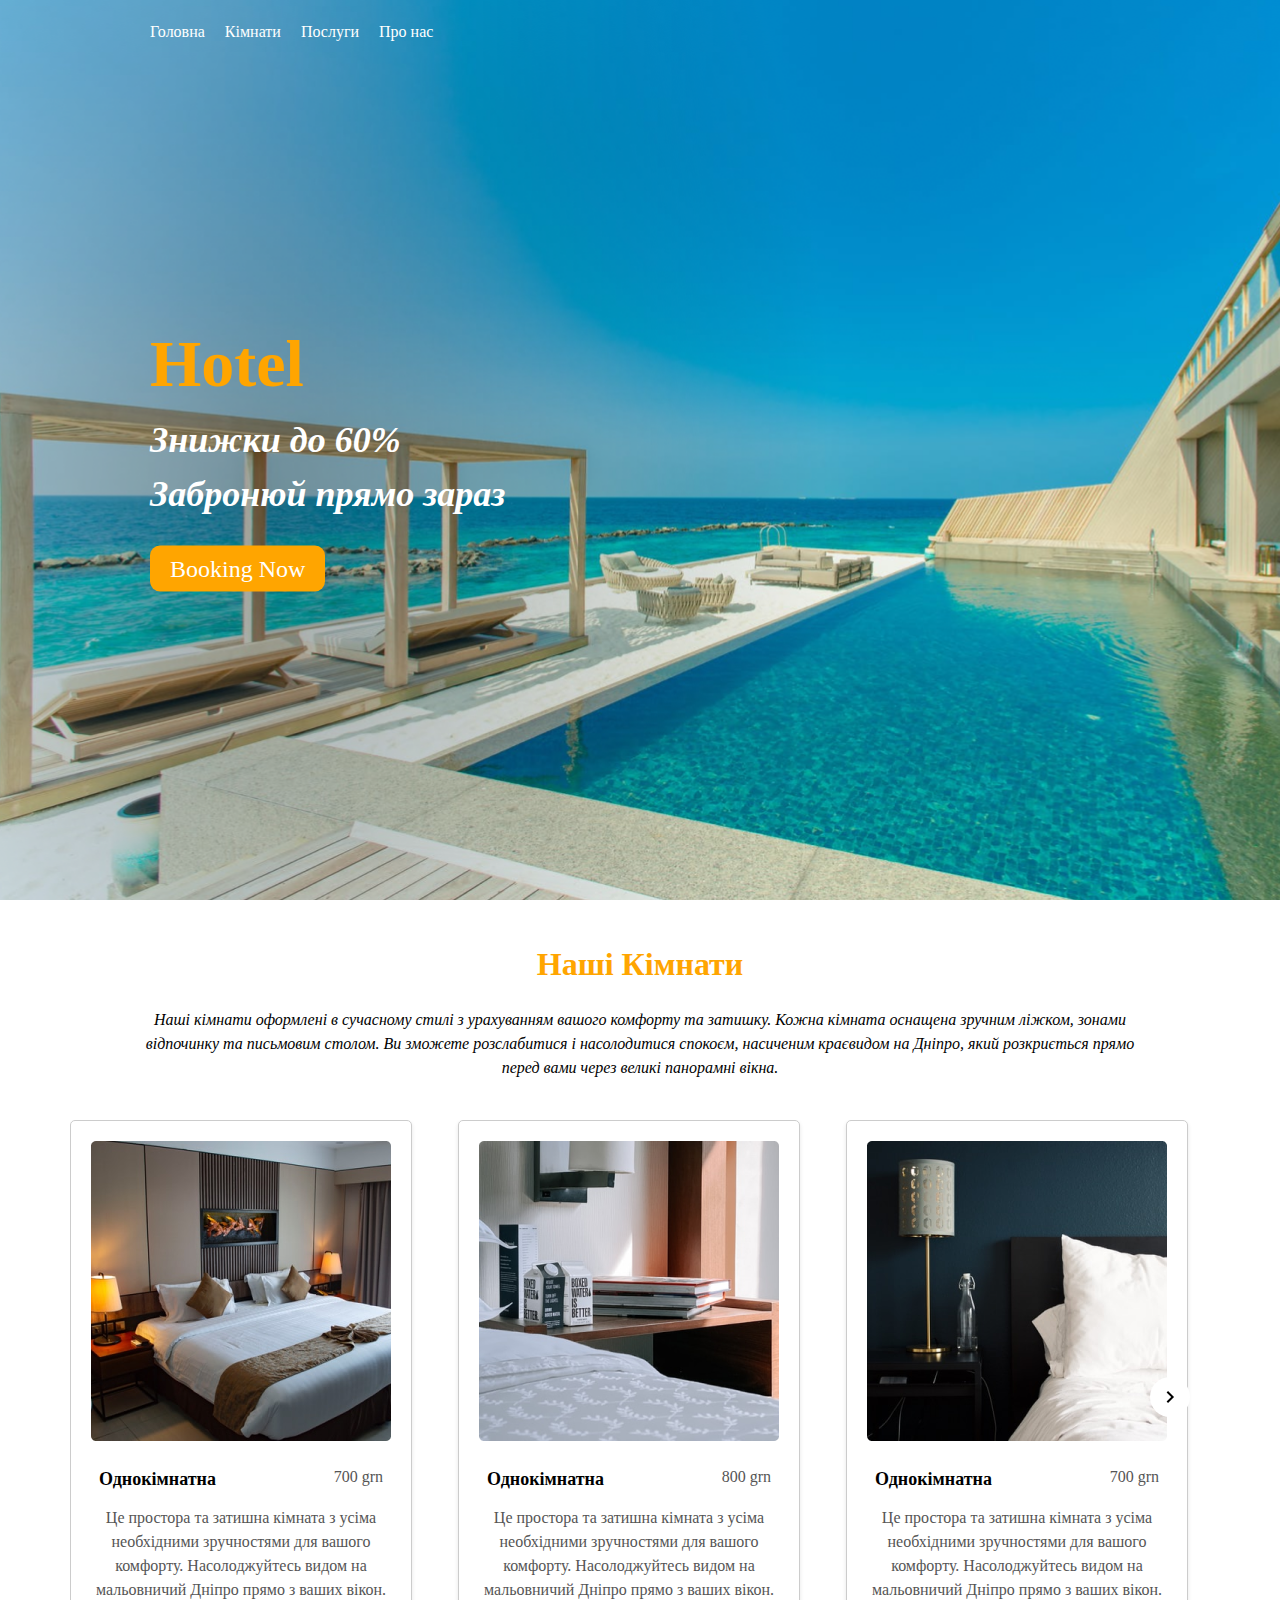
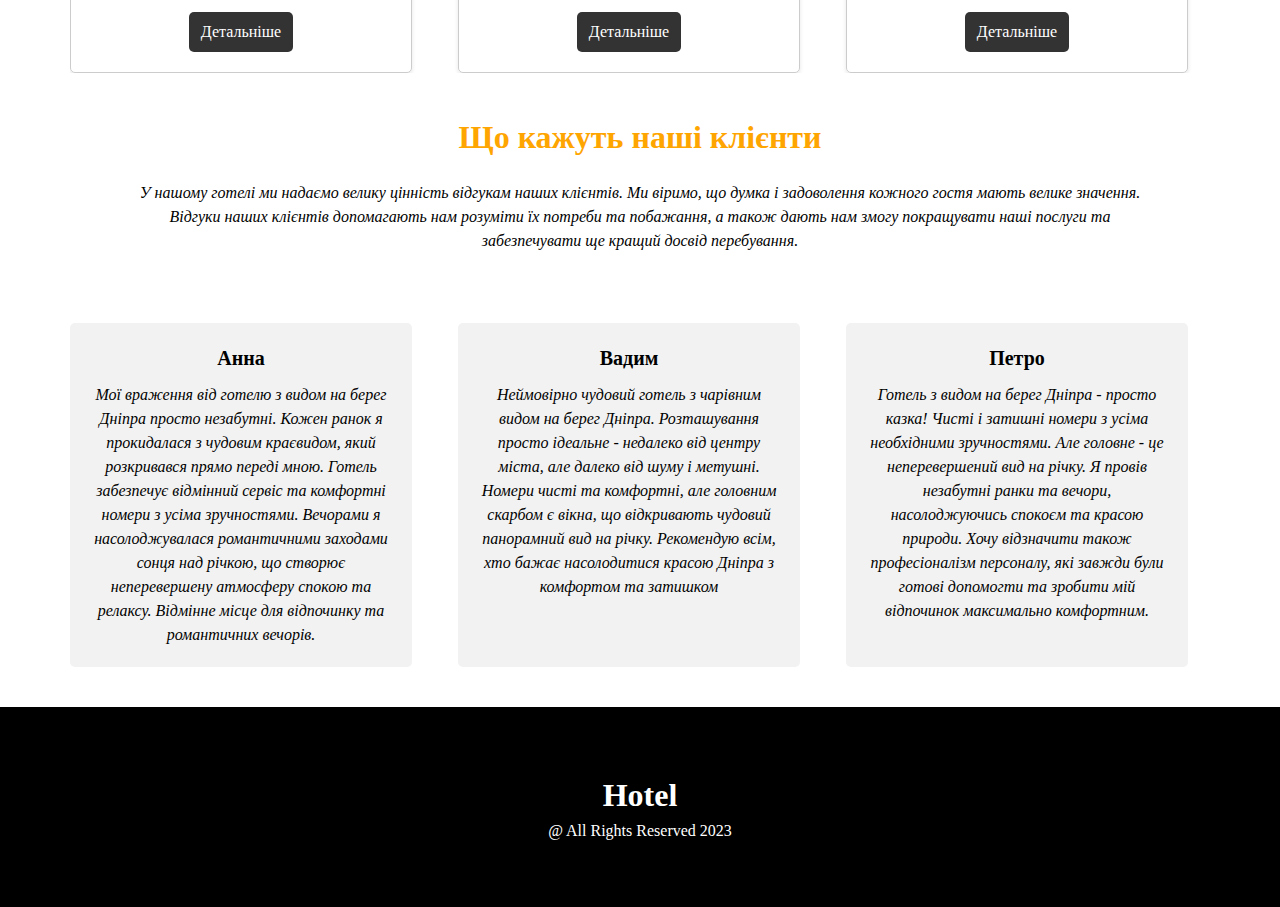
<file: index.html>
<!doctype html>
<html class="no-js" lang="">

<head>
    <meta charset="utf-8">
    <title></title>
    <link rel="stylesheet" href="css/style.css">
    <link rel="stylesheet" href="css/main.css">
    <link rel="stylesheet" href="css/slider.css">
    <link rel="stylesheet" href="css/review.css">

</head>

<body>
<!-- Add your site or application content here -->
<header class="header">
    <div class="container">
        <nav>
            <ul class="navigation__ul">
                <li><a href="index.html">Головна</a></li>
                <li><a href="rooms.html">Кімнати</a></li>
                <li><a href="services.html">Послуги</a></li>
                <li><a href="about_us.html">Про нас</a></li>
            </ul>
        </nav>
    </div>
</header>
<section class="header_image">
    <div class="header__content">
        <h1 class="main_name">Hotel</h1>
        <h2 id="sale_h2">Знижки до 60%</h2>
        <h2 id="booking_h2">Забронюй прямо зараз</h2>
        <a href="rooms.html" class="button_booking">Booking Now</a>
    </div>
</section>

<div style="display:flex; width: 1140px;  padding: 0 15px;
    margin: 0 auto;">

    <div class="head_name">
        <h1 class="title_name">Наші Кімнати</h1>
        <p class="title_description">Наші кімнати оформлені в сучасному стилі з урахуванням вашого комфорту та затишку.
            Кожна кімната оснащена зручним ліжком, зонами відпочинку та письмовим столом. Ви зможете розслабитися і
            насолодитися спокоєм, насиченим краєвидом на Дніпро, який розкриється прямо перед вами через великі
            панорамні
            вікна.</p>
    </div>
</div>
<div class="slider__container">

    <div id="wrapper">
        <div id="carousel">
            <div id="content">
                <div class="item">
                    <img src="img/rooms/room1.png" alt="Фото кімнати">
                    <div class="card__h">
                        <h3>Однокімнатна</h3>
                        <p class="price">700 grn</p>
                    </div>
                    <p>Це простора та затишна кімната з усіма необхідними зручностями для вашого комфорту.
                        Насолоджуйтесь
                        видом
                        на
                        мальовничий Дніпро прямо з ваших вікон.</p>
                    <a href="room_datail.html">Детальніше</a>
                </div>
                <div class="item">
                    <img src="img/rooms/room2.png" alt="Фото кімнати">
                    <div class="card__h">
                        <h3>Однокімнатна</h3>
                        <p class="price">800 grn</p>
                    </div>
                    <p>Це простора та затишна кімната з усіма необхідними зручностями для вашого комфорту.
                        Насолоджуйтесь
                        видом
                        на
                        мальовничий Дніпро прямо з ваших вікон.</p>
                    <a href="room_datail.html">Детальніше</a>
                </div>
                <div class="item">
                    <img src="img/rooms/room3.png" alt="Фото кімнати">
                    <div class="card__h">
                        <h3>Однокімнатна</h3>
                        <p class="price">700 grn</p>
                    </div>
                    <p>Це простора та затишна кімната з усіма необхідними зручностями для вашого комфорту.
                        Насолоджуйтесь
                        видом
                        на
                        мальовничий Дніпро прямо з ваших вікон.</p>
                    <a href="room_datail.html">Детальніше</a>
                </div>
                <div class="item">
                    <img src="img/rooms/room4.png" alt="Фото кімнати">
                    <div class="card__h">
                        <h3>Однокімнатна</h3>
                        <p class="price">700 grn</p>
                    </div>
                    <p>Це простора та затишна кімната з усіма необхідними зручностями для вашого комфорту.
                        Насолоджуйтесь
                        видом
                        на
                        мальовничий Дніпро прямо з ваших вікон.</p>
                    <a href="room_datail.html">Детальніше</a>
                </div>
                <div class="item">
                    <img src="img/rooms/room6.png" alt="Фото кімнати">
                    <div class="card__h">
                        <h3>Однокімнатна</h3>
                        <p class="price">700 grn</p>
                    </div>
                    <p>Це простора та затишна кімната з усіма необхідними зручностями для вашого комфорту.
                        Насолоджуйтесь
                        видом
                        на
                        мальовничий Дніпро прямо з ваших вікон.</p>
                    <a href="room_datail.html">Детальніше</a>
                </div>
                <div class="item">
                    <img src="img/rooms/room7.png" alt="Фото кімнати">
                    <div class="card__h">
                        <h3>Однокімнатна</h3>
                        <p class="price">700 grn</p>
                    </div>
                    <p>Це простора та затишна кімната з усіма необхідними зручностями для вашого комфорту.
                        Насолоджуйтесь
                        видом
                        на
                        мальовничий Дніпро прямо з ваших вікон.</p>
                    <a href="room_datail.html">Детальніше</a>
                </div>
                <div class="item">
                    <img src="img/rooms/room8.png" alt="Фото кімнати">
                    <div class="card__h">
                        <h3>Однокімнатна</h3>
                        <p class="price">900 grn</p>
                    </div>
                    <p>Це простора та затишна кімната з усіма необхідними зручностями для вашого комфорту.
                        Насолоджуйтесь
                        видом
                        на
                        мальовничий Дніпро прямо з ваших вікон.</p>
                    <a href="room_datail.html">Детальніше</a>
                </div>
                <div class="item">
                    <img src="img/rooms/room9.png" alt="Фото кімнати">
                    <div class="card__h">
                        <h3>Однокімнатна</h3>
                        <p class="price">700 grn</p>
                    </div>
                    <p>Це простора та затишна кімната з усіма необхідними зручностями для вашого комфорту.
                        Насолоджуйтесь
                        видом
                        на
                        мальовничий Дніпро прямо з ваших вікон.</p>
                    <a href="room_datail.html">Детальніше</a>
                </div>

            </div>
        </div>
        <button id="prev">
            <svg
                    xmlns="http://www.w3.org/2000/svg"
                    width="24"
                    height="24"
                    viewBox="0 0 24 24"
            >
                <path fill="none" d="M0 0h24v24H0V0z"/>
                <path d="M15.61 7.41L14.2 6l-6 6 6 6 1.41-1.41L11.03 12l4.58-4.59z"/>
            </svg>
        </button>
        <button id="next">
            <svg
                    xmlns="http://www.w3.org/2000/svg"
                    width="24"
                    height="24"
                    viewBox="0 0 24 24"
            >
                <path fill="none" d="M0 0h24v24H0V0z"/>
                <path d="M10.02 6L8.61 7.41 13.19 12l-4.58 4.59L10.02 18l6-6-6-6z"/>
            </svg>
        </button>
    </div>

    <div style="display:flex; width: 1140px;  padding: 0 15px;
    margin: 0 auto;">

        <div class="head_name">
            <h1 class="title_name">Що кажуть наші клієнти</h1>
            <p class="title_description">У нашому готелі ми надаємо велику цінність відгукам наших клієнтів. Ми віримо,
                що думка і задоволення кожного гостя мають велике значення. Відгуки наших клієнтів допомагають нам
                розуміти їх потреби та побажання, а також дають нам змогу покращувати наші послуги та забезпечувати ще
                кращий досвід перебування.</p>
        </div>
    </div>

    <div class="">
        <div class="customer-reviews">
            <div class="customer-review">
                <h3 class="customer-name">Анна</h3>
                <p class="customer-comment">Мої враження від готелю з видом на берег Дніпра просто незабутні. Кожен
                    ранок я прокидалася з чудовим краєвидом, який розкривався прямо переді мною. Готель забезпечує
                    відмінний сервіс та комфортні номери з усіма зручностями. Вечорами я насолоджувалася романтичними
                    заходами сонця над річкою, що створює неперевершену атмосферу спокою та релаксу. Відмінне місце для
                    відпочинку та романтичних вечорів.</p>
            </div>

            <div class="customer-review">
                <h3 class="customer-name">Вадим</h3>
                <p class="customer-comment">Неймовірно чудовий готель з чарівним видом на берег Дніпра. Розташування
                    просто ідеальне - недалеко від центру міста, але далеко від шуму і метушні. Номери чисті та
                    комфортні, але головним скарбом є вікна, що відкривають чудовий панорамний вид на річку. Рекомендую
                    всім, хто бажає насолодитися красою Дніпра з комфортом та затишком</p>
            </div>

            <div class="customer-review">
                <h3 class="customer-name">Петро</h3>
                <p class="customer-comment">Готель з видом на берег Дніпра - просто казка! Чисті і затишні номери з
                    усіма необхідними зручностями. Але головне - це неперевершений вид на річку. Я провів незабутні
                    ранки та вечори, насолоджуючись спокоєм та красою природи. Хочу відзначити також професіоналізм
                    персоналу, які завжди були готові допомогти та зробити мій відпочинок максимально комфортним.</p>
            </div>
        </div>
    </div>

</div>
<footer class="footer">
    <div class="container">
        <div class="footer__inner">
            <a href="index.html" class="logo">
                <h1>Hotel</h1>
            </a>
        </div>
        <p class="footer__rights">@ All Rights Reserved 2023</p>
    </div>
</footer>

<script src="js/main.js"></script>

</body>

</html>
</file>
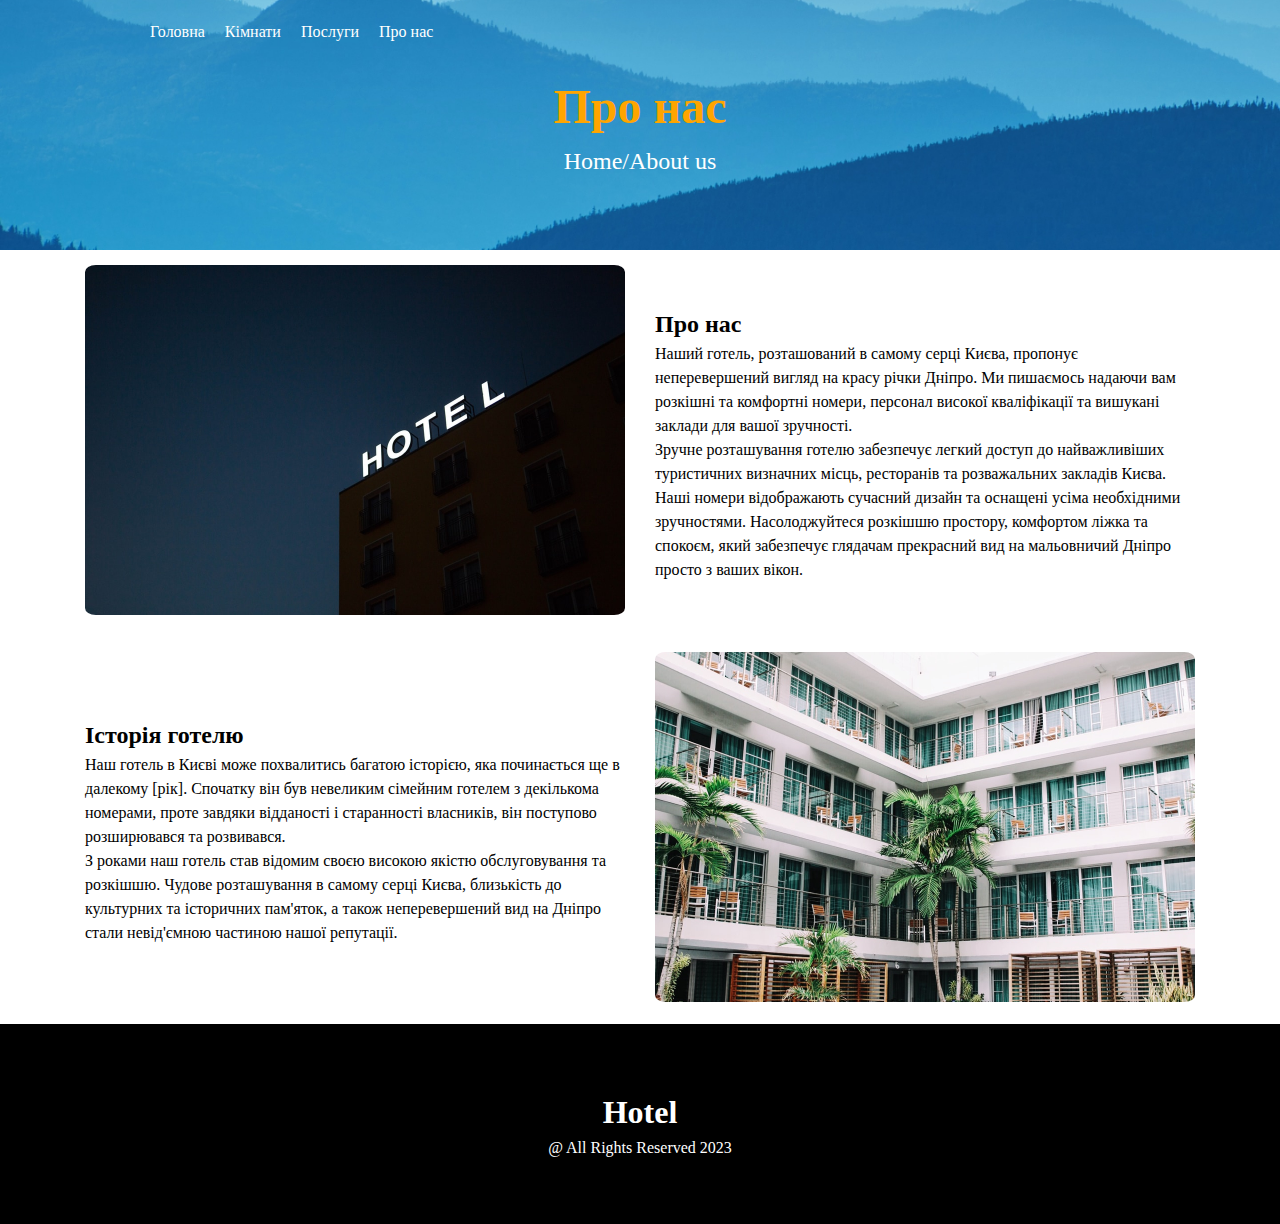
<file: about_us.html>
<!DOCTYPE html>
<html lang="en">
<head>
    <meta charset="UTF-8">
    <title>About Us</title>

    <link rel="stylesheet" href="css/about_us.css">
    <link rel="stylesheet" href="css/main.css">
    <link rel="stylesheet" href="css/style.css">

</head>
<body>
<header class="header">
    <nav>
        <ul class="navigation__ul">
            <li><a href="index.html">Головна</a></li>
            <li><a href="rooms.html">Кімнати</a></li>
            <li><a href="services.html">Послуги</a></li>
            <li><a href="about_us.html">Про нас</a></li>
        </ul>
    </nav>
</header>

<!-- Add your site or application content here -->
<section class="header__all_pages">
    <div>
        <h1 class="all_main_name">Про нас</h1>
        <p>Home/About us</p>
    </div>
</section>
<main>

    <section class="about__item">
        <div>
            <img class="image" src="img/about_us_first.png" alt="hotel">
        </div>
        <div>
            <h2>Про нас</h2>
            <p>Наший готель, розташований в самому серці Києва, пропонує неперевершений вигляд на красу річки Дніпро. Ми
                пишаємось
                надаючи вам розкішні та комфортні номери, персонал високої кваліфікації та вишукані заклади для вашої
                зручності.</p>
            <p>Зручне розташування готелю забезпечує легкий доступ до найважливіших туристичних визначних місць,
                ресторанів та
                розважальних закладів Києва. Наші номери відображають сучасний дизайн та оснащені усіма необхідними
                зручностями.
                Насолоджуйтеся розкішшю простору, комфортом ліжка та спокоєм, який забезпечує глядачам прекрасний вид на
                мальовничий
                Дніпро просто з ваших вікон.</p>
        </div>

    </section>

    <section class="about__item">
        <div>
            <h2>Історія готелю</h2>
            <p>Наш готель в Києві може похвалитись багатою історією, яка починається ще в далекому [рік]. Спочатку він
                був
                невеликим сімейним готелем з декількома номерами, проте завдяки відданості і старанності власників, він
                поступово
                розширювався та розвивався.</p>

            <p>З роками наш готель став відомим своєю високою якістю обслуговування та розкішшю. Чудове розташування в
                самому
                серці Києва, близькість до культурних та історичних пам'яток, а також неперевершений вид на Дніпро стали
                невід'ємною частиною нашої репутації.</p>
        </div>
        <div id="hotel">
            <img class="image" src="img/about_us_second.png" alt="hotel">
        </div>

    </section>
</main>


<footer class="footer">
    <div class="container">
        <div class="footer__inner">
            <a href="index.html" class="logo">
                <h1>Hotel</h1>
            </a>
        </div>
        <p class="footer__rights">@ All Rights Reserved 2023</p>
    </div>
</footer>

</body>
</html>
</file>
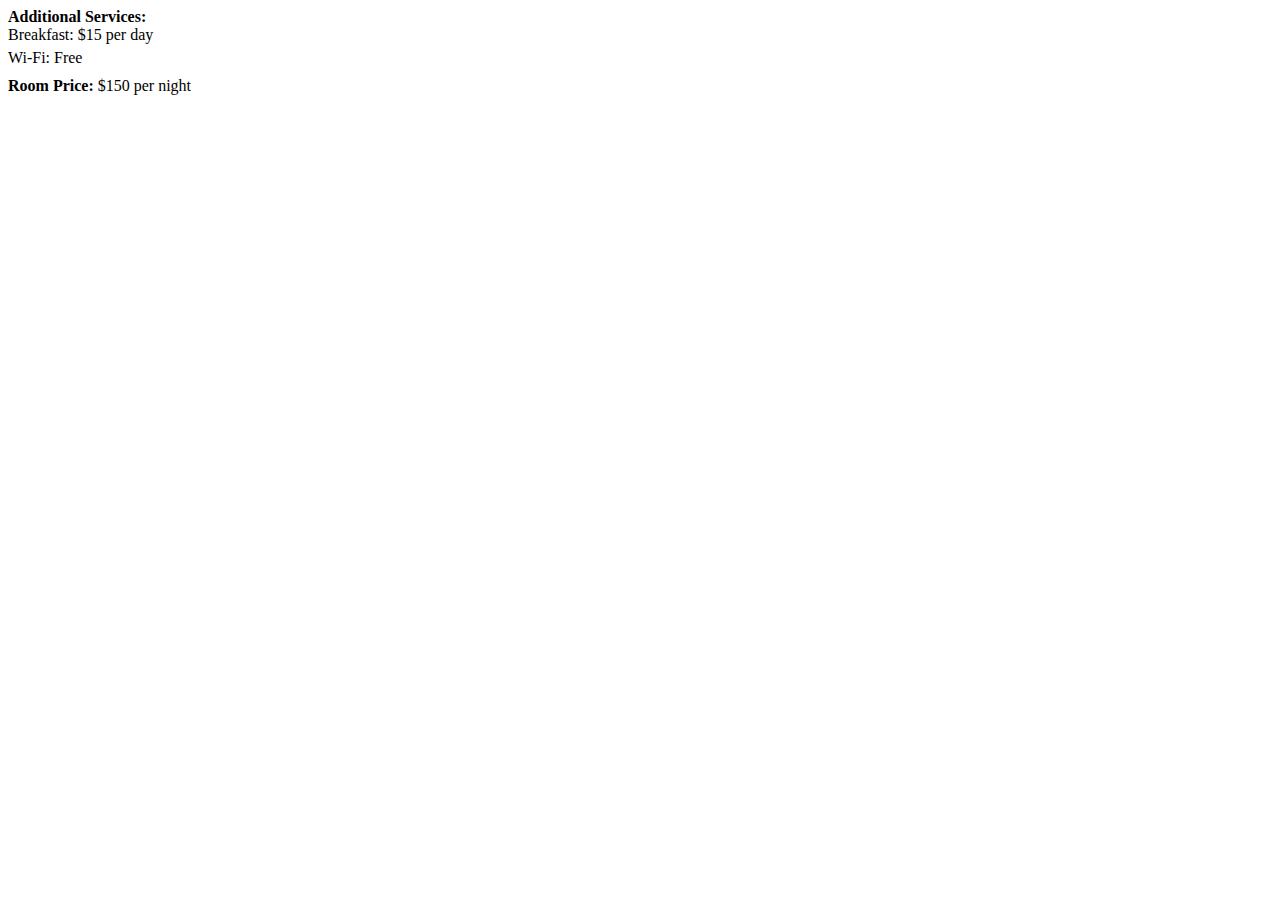
<file: main.html>
<!DOCTYPE html>
<html lang="ru">
<head>
    <meta charset="utf-8">
    <style>
        .reservation-details {
            max-width: 400px;
            margin: 0 auto;
            padding: 20px;
            background-color: #f2f2f2;
            border-radius: 5px;
        }

        .reservation-details h3 {
            text-align: center;
            margin-bottom: 20px;
        }

        .details-row {
            margin-bottom: 10px;
        }

        .label {
            font-weight: bold;
        }

        .service-list {
            padding: 0;
            margin: 0;
            list-style: none;
        }

        .service-list li {
            margin-bottom: 5px;
        }
    </style>
    <title></title>
</head>
<body>



    <div class="details-row">
        <span class="label">Additional Services:</span>
        <ul class="service-list">
            <li>Breakfast: $15 per day</li>
            <li>Wi-Fi: Free</li>
        </ul>
    </div>

    <div class="details-row">
        <span class="label">Room Price:</span>
        <span class="value">$150 per night</span>
    </div>
</div>

</body>
</html>
</file>
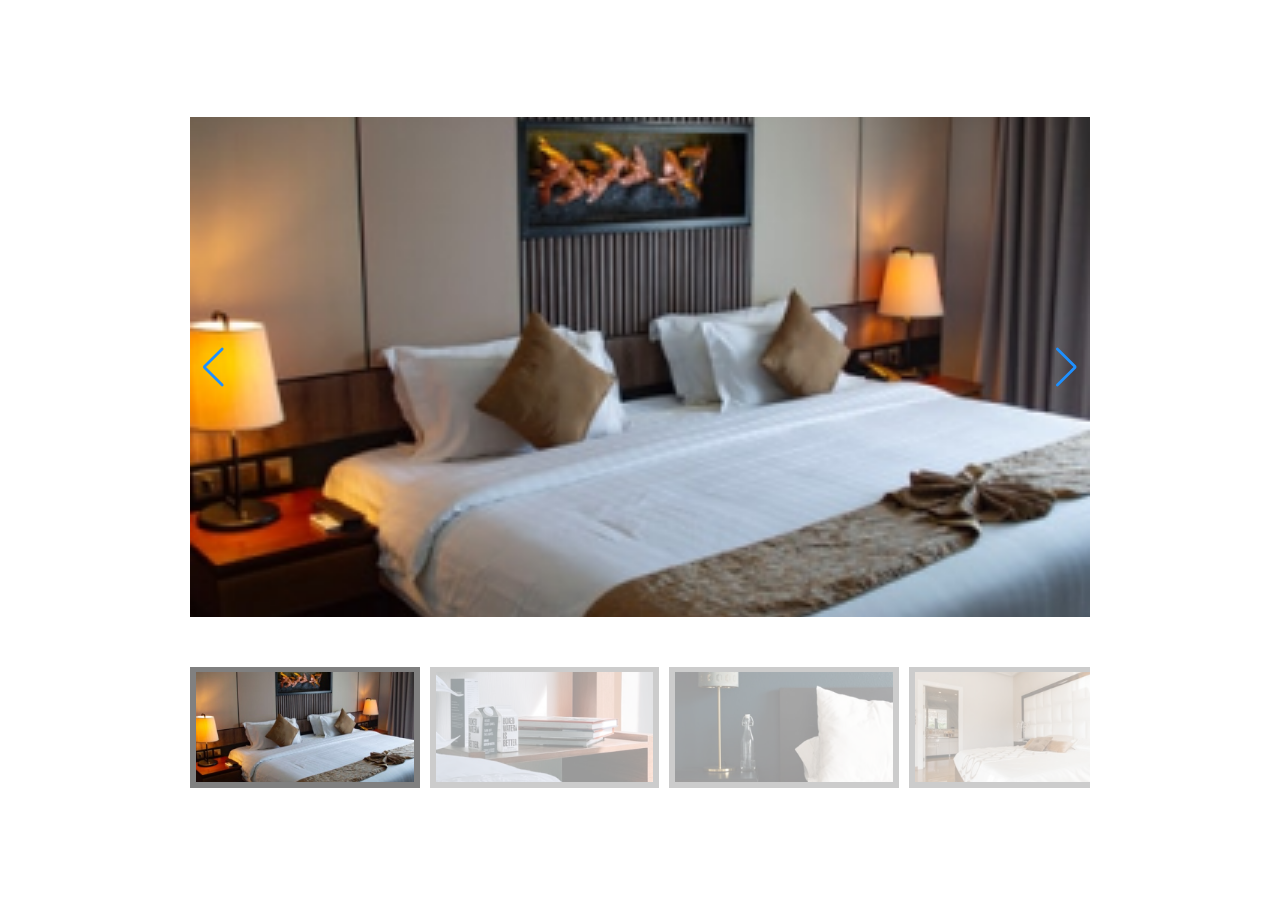
<file: main_test.html>
<!DOCTYPE html>
<html lang="en">
<head>
    <meta charset="UTF-8">
    <title>Title</title>
    <link rel="stylesheet" href="css/slider_test.css">
    <link rel="stylesheet" href="css/main.css">
    <link
            rel="stylesheet"
            href="https://cdn.jsdelivr.net/npm/swiper@9/swiper-bundle.min.css"
    />

    <script src="https://cdn.jsdelivr.net/npm/swiper@9/swiper-bundle.min.js"></script>

</head>
<body>


<section class="stock">
    <div class="container">
        <h2 class="section-title">Склад готовой продукции</h2>
        <div class="stock__slider-container">
            <div class="swiper swiper-stock-main">
                <div class="swiper-wrapper">
                    <div class="swiper-slide">
                        <img src="img/rooms/room1.png"/>
                    </div>
                    <div class="swiper-slide">
                        <img src="img/rooms/room2.png"/>
                    </div>
                    <div class="swiper-slide">
                        <img src="img/rooms/room3.png"/>
                    </div>
                    <div class="swiper-slide">
                        <img src="img/rooms/room4.png"/>
                    </div>
                    <div class="swiper-slide">
                        <img src="img/rooms/room6.png"/>
                    </div>
                    <div class="swiper-slide">
                        <img src="img/rooms/room7.png"/>
                    </div>
                    <div class="swiper-slide">
                        <img src="img/rooms/room8.png"/>
                    </div>
                </div>
                <div class="swiper-button-next"></div>
                <div class="swiper-button-prev"></div>
            </div>
        </div>
        <div thumbsSlider="" class="swiper swiper-stock-preview">
            <div class="swiper-wrapper">
                <div class="swiper-slide">
                    <img src="img/rooms/room1.png"/>
                </div>
                <div class="swiper-slide">
                    <img src="img/rooms/room2.png"/>
                </div>
                <div class="swiper-slide">
                    <img src="img/rooms/room3.png"/>
                </div>
                <div class="swiper-slide">
                    <img src="img/rooms/room4.png"/>
                </div>
                <div class="swiper-slide">
                    <img src="img/rooms/room6.png"/>
                </div>
                <div class="swiper-slide">
                    <img src="img/rooms/room7.png"/>
                </div>
                <div class="swiper-slide">
                    <img src="img/rooms/room8.png"/>
                </div>
            </div>
        </div>
    </div>
</section>

<script>
    const swiper = new Swiper(".swiper-stock-preview", {
        loop: true,
        spaceBetween: 10,
        slidesPerView: 4,
        freeMode: true,
        watchSlidesProgress: true,
    });
    const swiper2 = new Swiper(".swiper-stock-main", {
        loop: true,
        spaceBetween: 10,
        navigation: {
            nextEl: ".swiper-button-next",
            prevEl: ".swiper-button-prev",
        },
        thumbs: {
            swiper: swiper,
        },
    });
</script>
<script src="https://cdn.jsdelivr.net/npm/swiper@8/swiper-bundle.min.js"></script>

</body>
</html>
</file>
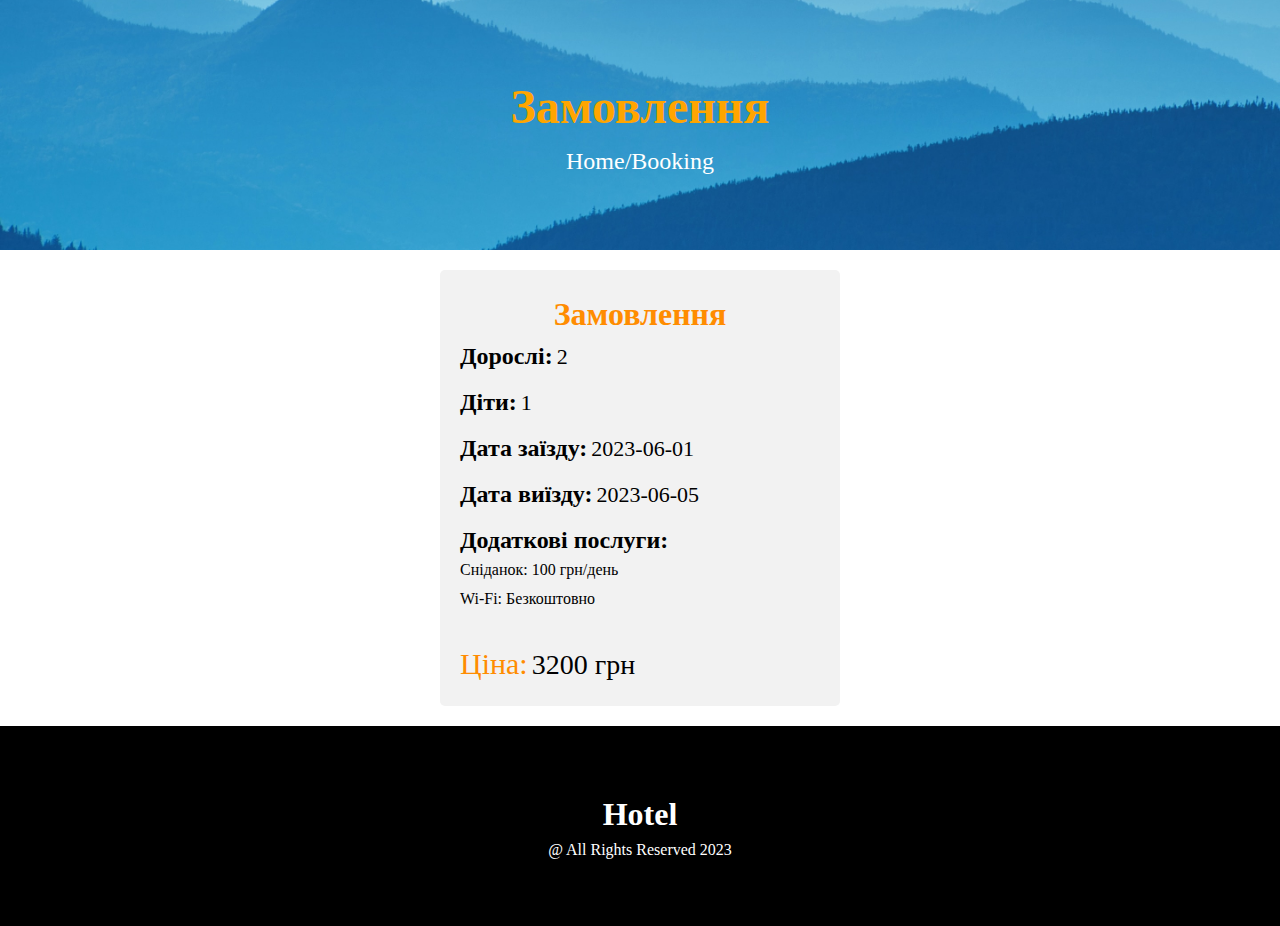
<file: reservation.html>
<!DOCTYPE html>
<html lang="en">
<head>
    <meta charset="UTF-8">
    <link rel="stylesheet" href="css/reservation.css">
    <link rel="stylesheet" href="css/main.css">
    <link rel="stylesheet" href="css/style.css">
    <title>Title</title>
</head>
<body>
<section class="header__all_pages">
    <div>
        <h1 class="all_main_name">Замовлення</h1>
        <p>Home/Booking</p>
    </div>
</section>


<div class="reservation-details">
    <h2>Замовлення</h2>

    <div class="details-row">
        <span class="label">Дорослі:</span>
        <span class="value">2</span>
    </div>

    <div class="details-row">
        <span class="label">Діти:</span>
        <span class="value">1</span>
    </div>

    <div class="details-row">
        <span class="label">Дата заїзду:</span>
        <span class="value">2023-06-01</span>
    </div>

    <div class="details-row">
        <span class="label">Дата виїзду:</span>
        <span class="value">2023-06-05</span>
    </div>


    <div class="details-row">
        <span class="label">Додаткові послуги:</span>
        <ul class="service-list">
            <li>Сніданок: 100 грн/день</li>
            <li>Wi-Fi: Безкоштовно</li>
        </ul>
    </div>

    <div class="details-row_price">
        <span class="label_price">Ціна:</span>
        <span class="value_price">3200 грн</span>
    </div>
</div>
<footer class="footer">
    <div class="container">
        <div class="footer__inner">
            <a href="index.html" class="logo">
                <h1>Hotel</h1>
            </a>
        </div>
        <p class="footer__rights">@ All Rights Reserved 2023</p>
    </div>
</footer>

</body>
</html>
</file>
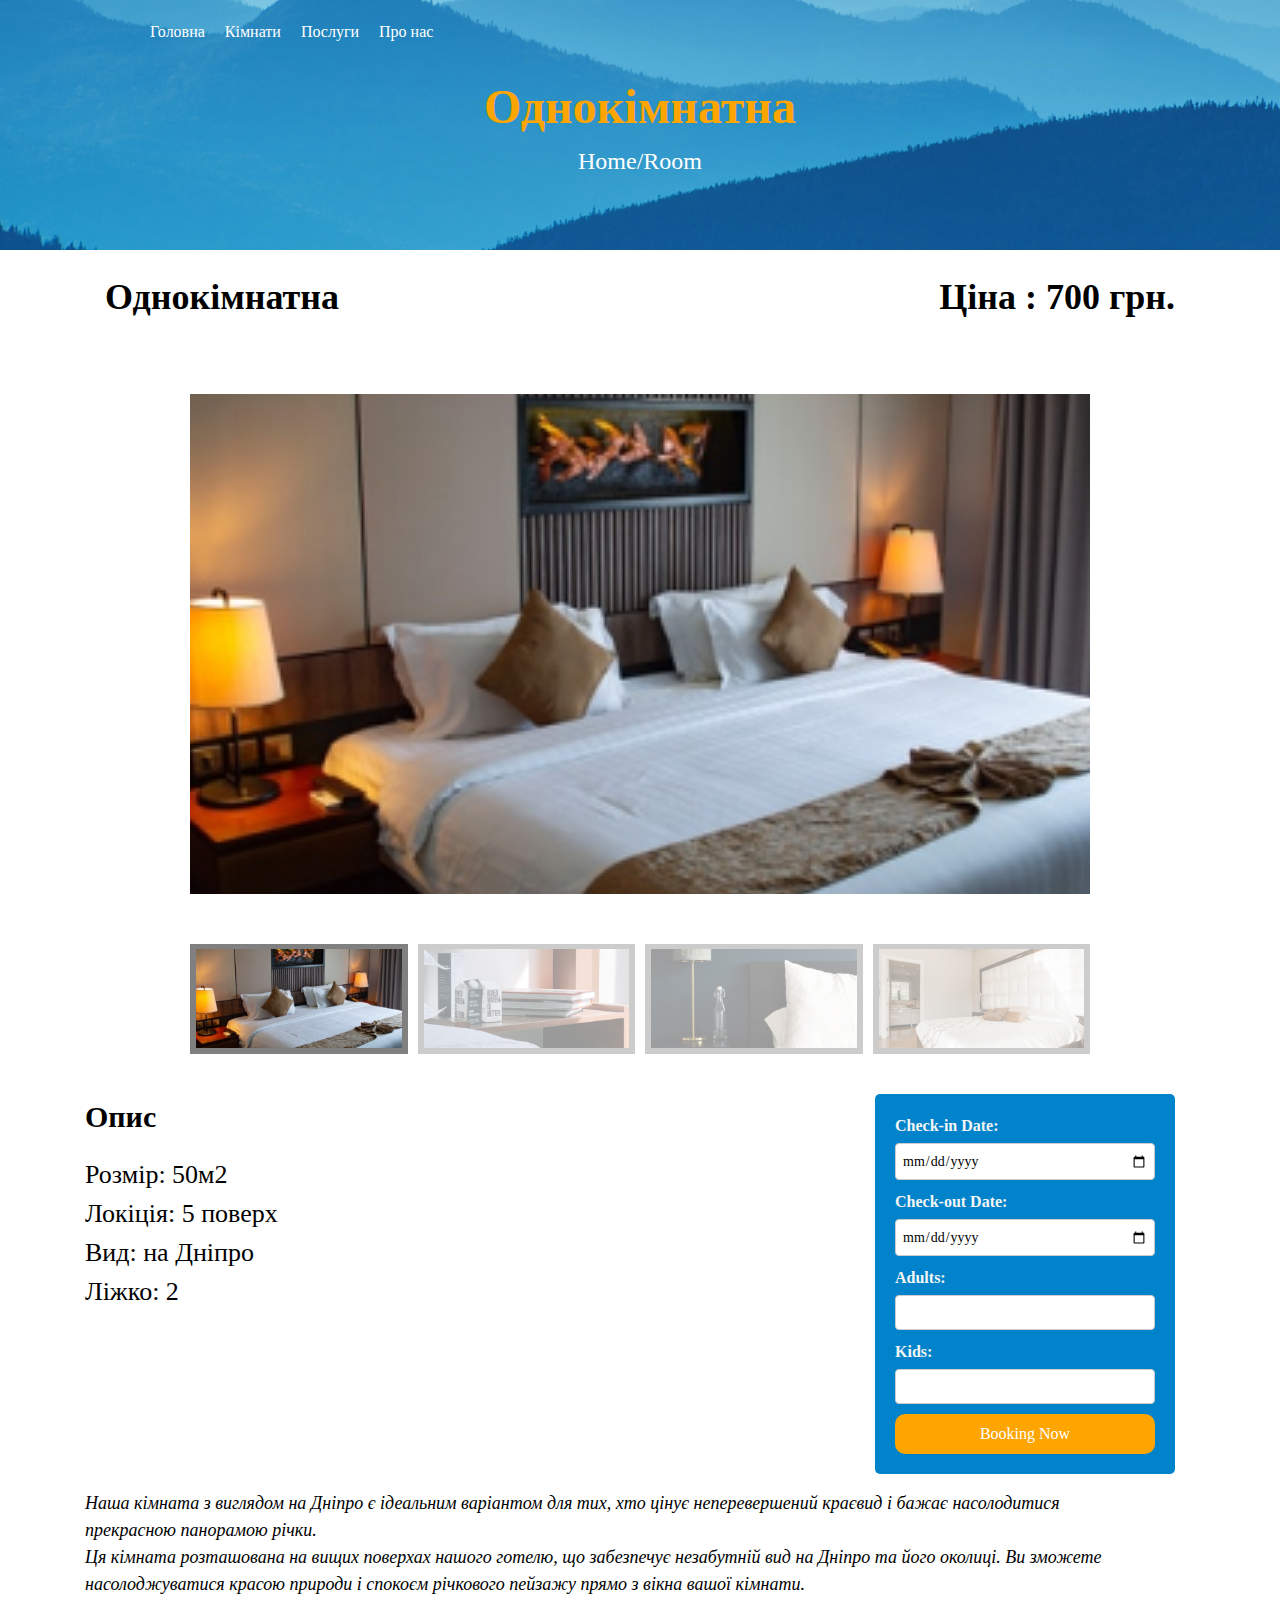
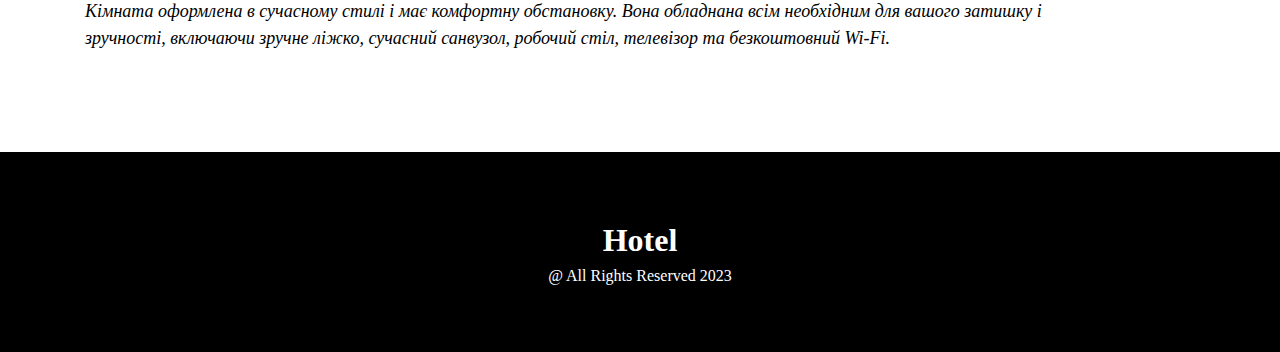
<file: room_datail.html>
<!doctype html>
<html lang="en">
<head>
    <meta charset="UTF-8">
    <meta name="viewport"
          content="width=device-width, user-scalable=no, initial-scale=1.0, maximum-scale=1.0, minimum-scale=1.0">
    <meta http-equiv="X-UA-Compatible" content="ie=edge">
    <link rel="stylesheet" href="css/style.css">
    <link rel="stylesheet" href="css/main.css">
    <link rel="stylesheet" href="css/slider_test.css">
    <link rel="stylesheet" href="css/detail_form.css">

    <link rel="stylesheet"
          href="https://cdn.jsdelivr.net/npm/swiper@9/swiper-bundle.min.css"
    />

    <script src="https://cdn.jsdelivr.net/npm/swiper@9/swiper-bundle.min.js"></script>

    <title>Detail</title>
</head>
<body>
<header class="header">
    <nav>
        <ul class="navigation__ul">
            <li><a href="index.html">Головна</a></li>
            <li><a href="rooms.html">Кімнати</a></li>
            <li><a href="services.html">Послуги</a></li>
            <li><a href="about_us.html">Про нас</a></li>
        </ul>
    </nav>
</header>

<!-- Add your site or application content here -->
<section class="header__all_pages">
    <div>
        <h1 class="all_main_name">Однокімнатна</h1>
        <p>Home/Room</p>
    </div>
</section>
<div class="m_container">
    <div class="header__title">
        <h3>Однокімнатна</h3>
        <h3>Ціна : 700 грн.</h3>
    </div>

</div>


<section class="stock">
    <div class="container">
        <div class="stock__slider-container">
            <div class="swiper swiper-stock-main">
                <div class="swiper-wrapper">
                    <div class="swiper-slide">
                        <img src="img/rooms/room1.png"/>
                    </div>
                    <div class="swiper-slide">
                        <img src="img/rooms/room2.png"/>
                    </div>
                    <div class="swiper-slide">
                        <img src="img/rooms/room3.png"/>
                    </div>
                    <div class="swiper-slide">
                        <img src="img/rooms/room4.png"/>
                    </div>
                    <div class="swiper-slide">
                        <img src="img/rooms/room6.png"/>
                    </div>
                    <div class="swiper-slide">
                        <img src="img/rooms/room7.png"/>
                    </div>
                    <div class="swiper-slide">
                        <img src="img/rooms/room8.png"/>
                    </div>
                </div>
                <div class="swiper-button-next"></div>
                <div class="swiper-button-prev"></div>
            </div>
        </div>
        <div thumbsSlider="" class="swiper swiper-stock-preview">
            <div class="swiper-wrapper">
                <div class="swiper-slide">
                    <img src="img/rooms/room1.png"/>
                </div>
                <div class="swiper-slide">
                    <img src="img/rooms/room2.png"/>
                </div>
                <div class="swiper-slide">
                    <img src="img/rooms/room3.png"/>
                </div>
                <div class="swiper-slide">
                    <img src="img/rooms/room4.png"/>
                </div>
                <div class="swiper-slide">
                    <img src="img/rooms/room6.png"/>
                </div>
                <div class="swiper-slide">
                    <img src="img/rooms/room7.png"/>
                </div>
                <div class="swiper-slide">
                    <img src="img/rooms/room8.png"/>
                </div>
            </div>
        </div>
    </div>
</section>

<section class="m_container">
    <div class="main_container">
        <div>
            <h4>Опис</h4>
            <p class="h5">Розмір: 50м2</p>
            <p class="h5">Локіція: 5 поверх</p>
            <p class="h5">Вид: на Дніпро</p>
            <p class="h5">Ліжко: 2</p>
        </div>
        <div class="form-container">
            <form>
                <div class="form-group">
                    <label for="check-in-date">Check-in Date:</label>
                    <input type="date" id="check-in-date" name="check-in-date" required>
                </div>

                <div class="form-group">
                    <label for="check-out-date">Check-out Date:</label>
                    <input type="date" id="check-out-date" name="check-out-date" required>
                </div>

                <div class="form-group">
                    <label for="adults">Adults:</label>
                    <input type="number" id="adults" name="adults" min="1" required>
                </div>

                <div class="form-group">
                    <label for="kids">Kids:</label>
                    <input type="number" id="kids" name="kids" min="0" required>
                </div>

                <a href="reservation.html" class="button_booking__input">Booking Now</a>
            </form>
        </div>

    </div>
    <p class="description">Наша кімната з виглядом на Дніпро є ідеальним варіантом для тих, хто цінує неперевершений
        краєвид і бажає насолодитися прекрасною панорамою річки.<br>

        Ця кімната розташована на вищих поверхах нашого готелю, що забезпечує незабутній вид на Дніпро та його околиці.
        Ви зможете насолоджуватися красою природи і спокоєм річкового пейзажу прямо з вікна вашої кімнати.<br>

        Кімната оформлена в сучасному стилі і має комфортну обстановку. Вона обладнана всім необхідним для вашого
        затишку і зручності, включаючи зручне ліжко, сучасний санвузол, робочий стіл, телевізор та безкоштовний
        Wi-Fi.</p>
</section>
<footer class="footer">
    <div class="container">
        <div class="footer__inner">
            <a href="index.html" class="logo">
                <h1>Hotel</h1>
            </a>
        </div>
        <p class="footer__rights">@ All Rights Reserved 2023</p>
    </div>
</footer>

<script>
    const swiper = new Swiper(".swiper-stock-preview", {
        loop: true,
        spaceBetween: 10,
        slidesPerView: 4,
        freeMode: true,
        watchSlidesProgress: true,
    });
    const swiper2 = new Swiper(".swiper-stock-main", {
        loop: true,
        spaceBetween: 10,
        navigation: {
            nextEl: ".swiper-button-next",
            prevEl: ".swiper-button-prev",
        },
        thumbs: {
            swiper: swiper,
        },
    });
</script>

</body>
</html>
</file>
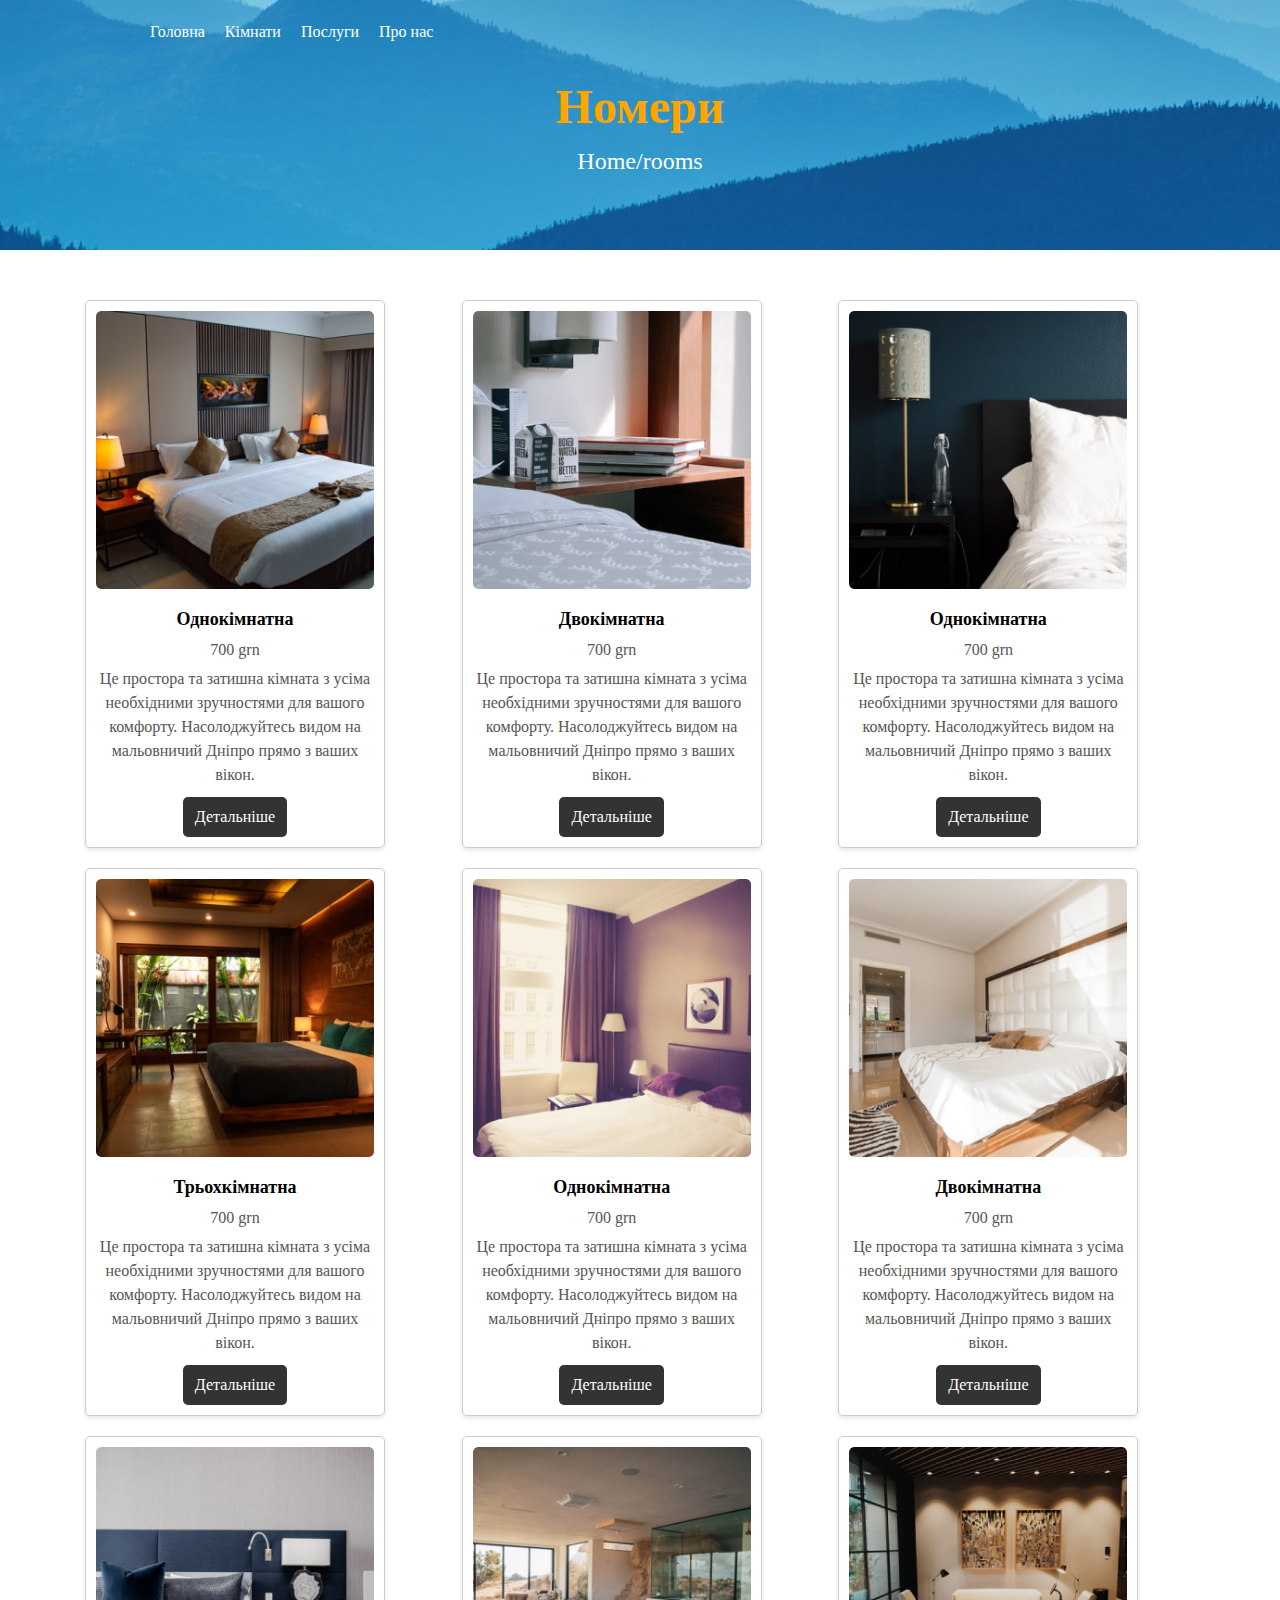
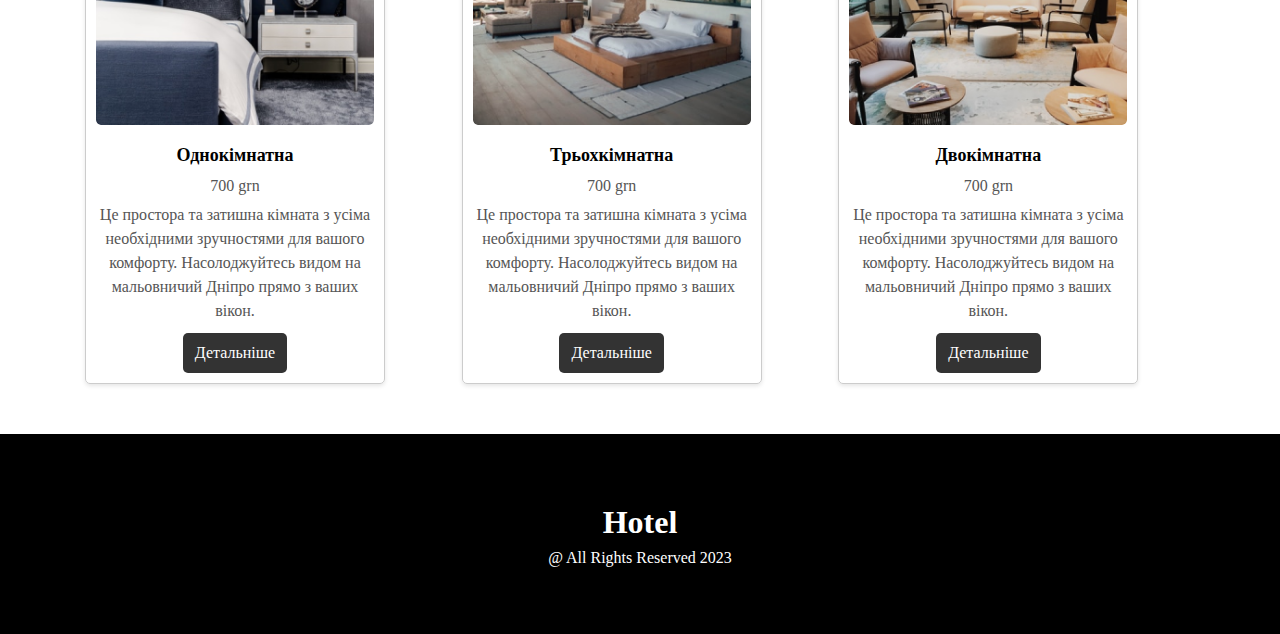
<file: rooms.html>
<!DOCTYPE html>
<html lang="en">
<head>
    <meta charset="UTF-8">
    <link rel="stylesheet" href="css/cards_item.css">
    <link rel="stylesheet" href="css/rooms.css">
    <link rel="stylesheet" href="css/main.css">
    <link rel="stylesheet" href="css/style.css">

    <title>Rooms</title>
</head>
<body>

<!-- Add your site or application content here -->
<section class="header__all_pages">
    <div>
        <h1 class="all_main_name">Номери</h1>
        <p>Home/rooms</p>
    </div>
</section>

<header class="header">
    <nav>
        <ul class="navigation__ul">
            <li><a href="index.html">Головна</a></li>
            <li><a href="rooms.html">Кімнати</a></li>
            <li><a href="services.html">Послуги</a></li>
            <li><a href="about_us.html">Про нас</a></li>
        </ul>
    </nav>
</header>
<main>
    <ul class="room-grid">
        <li class="room-card">
            <img src="img/rooms/room1.png" alt="Фото кімнати">
            <div class="card__h">
                <h3>Однокімнатна</h3>
                <p class="price">700 grn</p>
            </div>
            <p>Це простора та затишна кімната з усіма необхідними зручностями для вашого комфорту. Насолоджуйтесь видом
                на
                мальовничий Дніпро прямо з ваших вікон.</p>
            <a href="room_datail.html">Детальніше</a>
        </li>
        <li class="room-card">
            <img src="img/rooms/room2.png" alt="Фото кімнати">
            <div class="card__h">
                <h3>Двокімнатна</h3>
                <p class="price">700 grn</p>
            </div>
            <p>Це простора та затишна кімната з усіма необхідними зручностями для вашого комфорту. Насолоджуйтесь видом
                на
                мальовничий Дніпро прямо з ваших вікон.</p>
            <a href="room_datail.html">Детальніше</a>
        </li>
        <li class="room-card">
            <img src="img/rooms/room3.png" alt="Фото кімнати">
            <div class="card__h">
                <h3>Однокімнатна</h3>
                <p class="price">700 grn</p>
            </div>
            <p>Це простора та затишна кімната з усіма необхідними зручностями для вашого комфорту. Насолоджуйтесь видом
                на
                мальовничий Дніпро прямо з ваших вікон.</p>
            <a href="room_datail.html">Детальніше</a>
        </li>
        <li class="room-card">
            <img src="img/rooms/rooms5.png" alt="Фото кімнати">
            <div class="card__h">
                <h3>Трьохкімнатна</h3>
                <p class="price">700 grn</p>
            </div>
            <p>Це простора та затишна кімната з усіма необхідними зручностями для вашого комфорту. Насолоджуйтесь видом
                на
                мальовничий Дніпро прямо з ваших вікон.</p>
            <a href="room_datail.html">Детальніше</a>
        </li>
        <li class="room-card">
            <img src="img/rooms/room6.png" alt="Фото кімнати">
            <div class="card__h">
                <h3>Однокімнатна</h3>
                <p class="price">700 grn</p>
            </div>
            <p>Це простора та затишна кімната з усіма необхідними зручностями для вашого комфорту. Насолоджуйтесь видом
                на
                мальовничий Дніпро прямо з ваших вікон.</p>
            <a href="room_datail.html">Детальніше</a>
        </li>
        <li class="room-card">
            <img src="img/rooms/room4.png" alt="Фото кімнати">
            <div class="card__h">
                <h3>Двокімнатна</h3>
                <p class="price">700 grn</p>
            </div>
            <p>Це простора та затишна кімната з усіма необхідними зручностями для вашого комфорту. Насолоджуйтесь видом
                на
                мальовничий Дніпро прямо з ваших вікон.</p>
            <a href="room_datail.html">Детальніше</a>
        </li>
        <li class="room-card">
            <img src="img/rooms/room7.png" alt="Фото кімнати">
            <div class="card__h">
                <h3>Однокімнатна</h3>
                <p class="price">700 grn</p>
            </div>
            <p>Це простора та затишна кімната з усіма необхідними зручностями для вашого комфорту. Насолоджуйтесь видом
                на
                мальовничий Дніпро прямо з ваших вікон.</p>
            <a href="room_datail.html">Детальніше</a>
        </li>
        <li class="room-card">
            <img src="img/rooms/room8.png" alt="Фото кімнати">
            <div class="card__h">
                <h3>Трьохкімнатна</h3>
                <p class="price">700 grn</p>
            </div>
            <p>Це простора та затишна кімната з усіма необхідними зручностями для вашого комфорту. Насолоджуйтесь видом
                на
                мальовничий Дніпро прямо з ваших вікон.</p>
            <a href="room_datail.html">Детальніше</a>
        </li>
        <li class="room-card">
            <img src="img/rooms/room9.png" alt="Фото кімнати">
            <div class="card__h">
                <h3>Двокімнатна</h3>
                <p class="price">700 grn</p>
            </div>
            <p>Це простора та затишна кімната з усіма необхідними зручностями для вашого комфорту. Насолоджуйтесь видом
                на
                мальовничий Дніпро прямо з ваших вікон.</p>
            <a href="room_datail.html">Детальніше</a>
        </li>
    </ul>
</main>
<footer class="footer">
    <div class="container">
        <div class="footer__inner">
            <a href="index.html" class="logo">
                <h1>Hotel</h1>
            </a>
        </div>
        <p class="footer__rights">@ All Rights Reserved 2023</p>
    </div>
</footer>

</body>
</html>
</file>
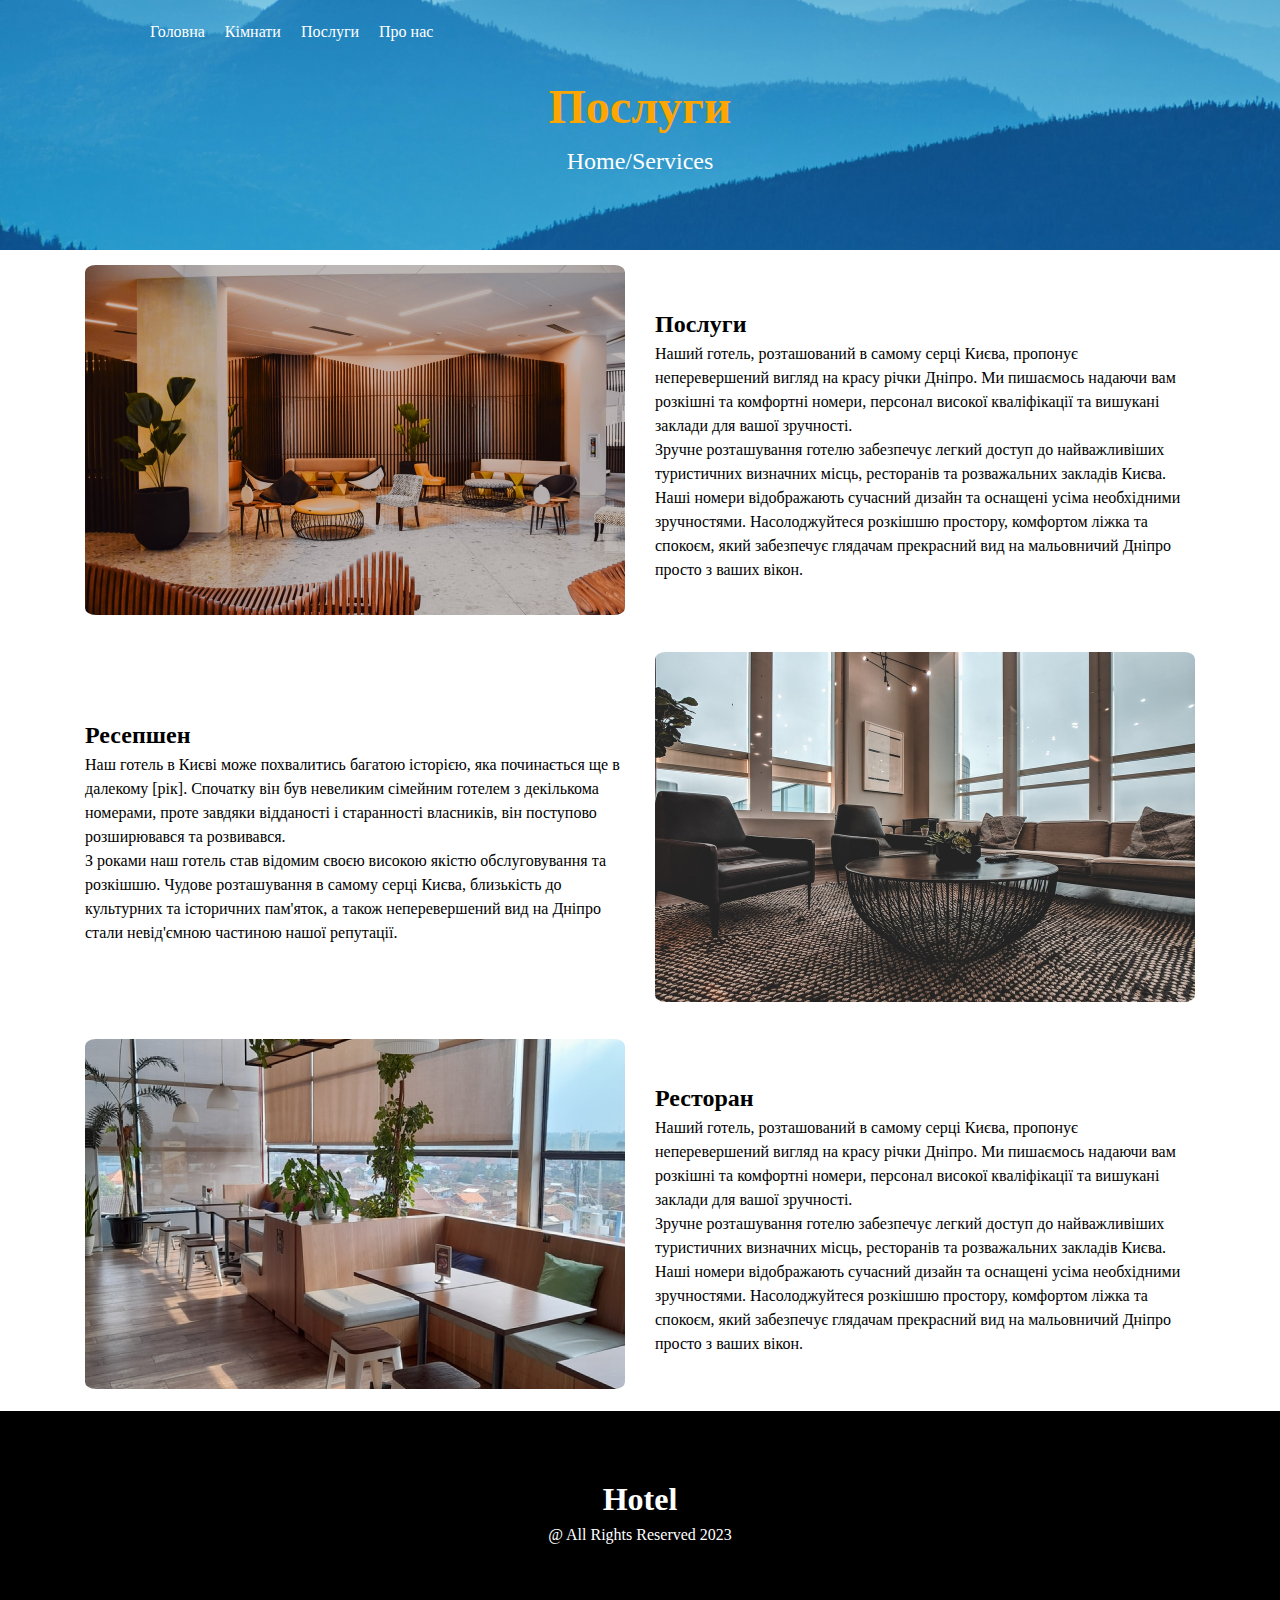
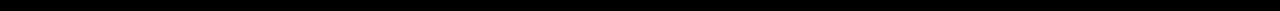
<file: services.html>
<!DOCTYPE html>
<html lang="en">
<head>
    <meta charset="UTF-8">
    <link rel="stylesheet" href="css/main.css">
    <link rel="stylesheet" href="css/service.css">
    <link rel="stylesheet" href="css/style.css">
    <title>Послуги</title>
</head>
<body>

<!-- Add your site or application content here -->
<header class="header">
    <nav>
        <ul class="navigation__ul">
            <li><a href="index.html">Головна</a></li>
            <li><a href="rooms.html">Кімнати</a></li>
            <li><a href="services.html">Послуги</a></li>
            <li><a href="about_us.html">Про нас</a></li>
        </ul>
    </nav>
</header>

<!-- Add your site or application content here -->
<section class="header__all_pages">
    <div>
        <h1 class="all_main_name">Послуги</h1>
        <p>Home/Services</p>
    </div>
</section>
<main>
    <section class="service__item">
        <div>
            <img class="image" src="img/services_img.png" alt="service">
        </div>
        <div>
            <h2>Послуги</h2>
            <p>Наший готель, розташований в самому серці Києва, пропонує неперевершений вигляд на красу річки Дніпро. Ми
                пишаємось
                надаючи вам розкішні та комфортні номери, персонал високої кваліфікації та вишукані заклади для вашої
                зручності.</p>
            <p>Зручне розташування готелю забезпечує легкий доступ до найважливіших туристичних визначних місць,
                ресторанів та
                розважальних закладів Києва. Наші номери відображають сучасний дизайн та оснащені усіма необхідними
                зручностями.
                Насолоджуйтеся розкішшю простору, комфортом ліжка та спокоєм, який забезпечує глядачам прекрасний вид на
                мальовничий
                Дніпро просто з ваших вікон.</p>
        </div>

    </section>

    <section class="service__item">
        <div>
            <h2>Ресепшен</h2>
            <p>Наш готель в Києві може похвалитись багатою історією, яка починається ще в далекому [рік]. Спочатку він
                був
                невеликим сімейним готелем з декількома номерами, проте завдяки відданості і старанності власників, він
                поступово
                розширювався та розвивався.</p>

            <p>З роками наш готель став відомим своєю високою якістю обслуговування та розкішшю. Чудове розташування в
                самому
                серці Києва, близькість до культурних та історичних пам'яток, а також неперевершений вид на Дніпро стали
                невід'ємною частиною нашої репутації.</p>
        </div>
        <div id="hotel">
            <img class="image" src="img/reception_img.png" alt="reception">
        </div>

    </section>
    <section class="service__item">
        <div>
            <img class="image" src="img/restaurant_img.png" alt="restaurant">
        </div>
        <div>
            <h2>Ресторан</h2>
            <p>Наший готель, розташований в самому серці Києва, пропонує неперевершений вигляд на красу річки Дніпро. Ми
                пишаємось
                надаючи вам розкішні та комфортні номери, персонал високої кваліфікації та вишукані заклади для вашої
                зручності.</p>
            <p>Зручне розташування готелю забезпечує легкий доступ до найважливіших туристичних визначних місць,
                ресторанів та
                розважальних закладів Києва. Наші номери відображають сучасний дизайн та оснащені усіма необхідними
                зручностями.
                Насолоджуйтеся розкішшю простору, комфортом ліжка та спокоєм, який забезпечує глядачам прекрасний вид на
                мальовничий
                Дніпро просто з ваших вікон.</p>
        </div>

    </section>
</main>
<footer class="footer">
    <div class="container">
        <div class="footer__inner">
            <a href="index.html" class="logo">
                <h1>Hotel</h1>
            </a>
        </div>
        <p class="footer__rights">@ All Rights Reserved 2023</p>
    </div>
</footer>

</body>
</html>
</file>
<file: css/style.css>
/* Указываем box sizing */
*,
*::before,
*::after {
    box-sizing: border-box;
}

/* Убираем внутренние отступы */
ul[class],
ol[class] {
    padding: 0;
}

/* Убираем внешние отступы */
body,
h1,
h2,
h3,
h4,
p,
ul[class],
ol[class],
li,
figure,
figcaption,
blockquote,
dl,
dd {
    margin: 0;
}

/* Выставляем основные настройки по-умолчанию для body */
body {
    min-height: 100vh;
    scroll-behavior: smooth;
    text-rendering: optimizeSpeed;
    line-height: 1.5;
}

/* Удаляем стандартную стилизацию для всех ul и il, у которых есть атрибут class*/
ul[class],
ol[class] {
    list-style: none;
}

/* Элементы a, у которых нет класса, сбрасываем до дефолтных стилей */
a:not([class]) {
    text-decoration-skip-ink: auto;
}

/* Упрощаем работу с изображениями */

/* Указываем понятную периодичность в потоке данных у article*/
article > * + * {
    margin-top: 1em;
}

/* Наследуем шрифты для инпутов и кнопок */
input,
button,
textarea,
select {
    font: inherit;
}

a {
    text-decoration: none;
    color: inherit;
}
</file>
<file: css/main.css>
.header_image {
    position: relative;
    width: 100%;
    height: 100vh;
    background-image: url("../img/background_main_image.png");
    background-size: cover;
    background-repeat: no-repeat;
    background-position: center;
    display: flex;
    justify-content: center;
    align-items: flex-start;
    text-align: left;
    color: white;
    font-size: 24px;
}

.header__content {
    position: absolute;
    left: 150px;
    top: 50%;
    transform: translateY(-50%);
}

.header__all_pages {
    width: 100%;
    height: 250px;
    display: flex;
    justify-content: center;
    align-items: center;
    background-image: url("../img/background_all.png");
    background-size: cover;
    background-repeat: no-repeat;
    background-position: center;
    text-align: center;
    color: white;
    font-size: 24px;
}

.header {
    position: absolute;
    width: 100%;
    left: 0;
    top: 0;
    z-index: 30;
    padding-top: 20px;
    padding-left: 150px;
}

.navigation__ul {
    display: flex;
    align-items: center;
    color: white;
}

main {
    max-width: 1140px;
    padding: 0 15px;
    margin: 0 auto;
}

.navigation__ul li:not(:last-child) {
    margin-right: 20px;
}

.footer {
    width: 100%;
    display: flex;
    height: 200px;
    background-color: black;
    text-align: center;
    justify-content: center;
    align-items: center;
}

.container {
    color: white;
}


.main_name{
    color: orange;
    font-size: 66px;
}

.all_main_name{
    color: orange;
}

#sale_h2{
    font-style: italic;
}

#booking_h2{
    margin-bottom: 30px;
    font-style: italic;
}

.button_booking {
    background-color: orange;
    color: white;
    padding: 10px 20px;
    border-radius: 10px;
    text-decoration: none;
}

/* Hover effect for the button */
.button_booking:hover {
    background-color: darkorange;
}
</file>
<file: css/slider.css>
.slider__container {
  margin: 0;
  display: flex;
  justify-content: center;
  align-items: center;
  flex-direction: column;
}

#wrapper {
  width: 100%;
  max-width: 1140px;
  position: relative;
}

#carousel {
  overflow: auto;
  scroll-behavior: smooth;
  scrollbar-width: none;
}

#carousel::-webkit-scrollbar {
  height: 0;
}

#prev,
#next {
  display: flex;
  justify-content: center;
  align-content: center;
  background: white;
  border: none;
  padding: 8px;
  border-radius: 50%;
  outline: 0;
  cursor: pointer;
  position: absolute;
}

#prev {
  top: 50%;
  left: 0;
  transform: translate(50%, -50%);
  display: none;
}

#next {
  top: 50%;
  right: 0;
  transform: translate(-50%, -50%);
}

#content {
  display: grid;
  grid-gap: 46px;
  grid-auto-flow: column;
  margin: auto;
  box-sizing: border-box;
}

.card__h {
  display: flex;
  justify-content: space-between;
  padding: 8px;
  align-items: center;
  align-content: center;
}
.price{
  text-decoration: white;
}
.item {
  border: 1px solid #ccc;
  border-radius: 5px;
  padding: 20px;
  box-shadow: 0 2px 4px rgba(0, 0, 0, 0.1);
  text-align: center;
}

.item h3 {
  margin-top: 10px;
  font-size: 18px;
}

.item p {
  margin-top: 5px;
  color: #555;
}

.item a {
  display: inline-block;
  margin-top: 10px;
  padding: 8px 12px;
  background-color: #333;
  color: #fff;
  text-decoration: none;
  border-radius: 5px;
}

.item img{
  width: 300px;
  height: 300px;
}
</file>
<file: css/review.css>
.customer-reviews {
    display: flex;
    grid-gap: 46px;
    width: 1140px;
    margin-top: 30px;
    margin-bottom: 20px;
}

.customer-review {
    width: 30%;
    padding: 20px;
    background-color: #f2f2f2;
    border-radius: 5px;
    margin-bottom: 20px;

}


.customer-name {
    font-weight: bold;
    text-align: center;
    font-size: 20px;

}

.customer-comment {
    margin-top: 10px;
    text-align: center;
    font-style: italic;
}

.head_name {
    padding: 40px;
    text-align: center;
}

.title_name {
    color: orange;
    margin-bottom: 20px;
}

.title_description {
    font-style: italic;
}
</file>
<file: css/about_us.css>
.about__item {
    display: flex;
    justify-content: space-between;
    align-items: center;
    padding: 15px 0;
}


.image {
    width: 540px;
    height: 350px;
    border-radius: 2%;
}

.about__item div {
    max-width: 540px;
}
</file>
<file: css/reservation.css>
.reservation-details {
    max-width: 400px;
    margin: 0 auto;
    padding: 20px;
    background-color: #f2f2f2;
    border-radius: 5px;
    margin-top: 20px;
    margin-bottom: 20px;
}

.reservation-details h3 {
    text-align: center;
    margin-bottom: 20px;
}

.details-row {
    margin-bottom: 10px;
}

.label {
    font-weight: bold;
    font-size: 24px;
}

h2 {
    text-align: center;
    font-size: 32px;
    color: darkorange;
}

.service-list {
    padding: 0;
    margin: 0;
    list-style: none;
}

.service-list li {
    margin-bottom: 5px;
}

.label_price {
    font-size: 30px;
    color: darkorange;
}

.value {
    font-size: 22px;
}

.value_price {
    font-size: 28px;
}

.details-row_price {
    margin-top: 30px;

}
</file>
<file: css/detail_form.css>
.form-container {
    max-width: 300px;
    margin-right: 20px;
    padding: 20px;
    background-color: #0083CA;
    border-radius: 5px;
    box-sizing: inherit;
}

/* Form inputs */
.form-group {
    margin-bottom: 10px;
}

label {
    display: block;
    margin-bottom: 5px;
    font-weight: bold;
    color: #f5f5f5;
}

input[type="date"],
input[type="number"] {
    width: 260px;
    padding: 6px;
    border: 1px solid #ccc;
    border-radius: 4px;
    font-size: 14px;
}

.button_booking__input {
    display: block;
    width: 260px;
    text-align: center;
    color: white;
    border: none;
    cursor: pointer;
    font-size: 16px;
    background-color: orange;
    padding: 8px 20px;
    border-radius: 10px;
    text-decoration: none;
}

.button_booking__input:hover {
    background-color: darkorange;
}

.main_container {
    display: flex;
    justify-content: space-between;
}

.m_container {
    max-width: 1140px;
    padding: 0 15px;
    margin: 0 auto;
}
h4{
    font-size: 30px;
    margin-bottom: 16px;
}

.h5{
    font-size: 26px;
}
.description{
    margin-top: 16px;
    font-size: 18px;
    font-style: italic;
    text-align: left;
    padding-right: 80px;
    margin-bottom: 100px;
}
.header__title{
    padding: 20px;
    display: flex;
    justify-content: space-between;
}

.header__title h3{
    font-size: 36px;
}
</file>
<file: css/cards_item.css>
/* CSS стилі для картки кімнати */
.room-card {
  width: 300px;
  border: 1px solid #ccc;
  border-radius: 5px;
  padding: 10px;
  box-shadow: 0 2px 4px rgba(0, 0, 0, 0.1);
  text-align: center;
}

.room-card img {
  width: 100%;
  border-radius: 5px;
}

.room-card h3 {
  margin-top: 10px;
  font-size: 18px;
}

.room-card p {
  margin-top: 5px;
  color: #555;
}

.room-card a {
  display: inline-block;
  margin-top: 10px;
  padding: 8px 12px;
  background-color: #333;
  color: #fff;
  text-decoration: none;
  border-radius: 5px;
}
</file>
<file: css/rooms.css>
.room-grid {
    display: grid;
    grid-template-columns: repeat(3, 1fr); /* Встановлюємо 3 колонки */
    grid-gap: 20px; /* Встановлюємо відступи між елементами */
    list-style-type: none;
    margin: 50px 0 !important; /* Відключаємо маркери списку */

}

.room-card {
    width: 300px;
    border: 1px solid #ccc;
    border-radius: 5px;
    padding: 10px;
    box-shadow: 0 2px 4px rgba(0, 0, 0, 0.1);
    text-align: center;
}

.room-card img {
    width: 100%;
    border-radius: 5px;
}

.room-card h3 {
    margin-top: 10px;
    font-size: 18px;
}

.room-card p {
    margin-top: 5px;
    color: #555;
}

.room-card a {
    display: inline-block;
    margin-top: 10px;
    padding: 8px 12px;
    background-color: #333;
    color: #fff;
    text-decoration: none;
    border-radius: 5px;
}

main {
    max-width: 1140px;
    padding: 0 15px;
    margin: 0 auto;
}
</file>
<file: css/service.css>
.service__item {
    display: flex;
    justify-content: space-between;
    align-items: center;
    padding: 15px 0;
}

.image {
    width: 540px;
    height: 350px;
    border-radius: 2%;
}

.service__item div {
    max-width: 540px;
}
</file>
<file: css/slider_test.css>
.stock {
    padding-bottom: 20px;
}
.stock__slider-container{
    padding-top: 50px;
}
.swiper {
    width: 100%;
    height: 100%;
}

.swiper-slide {
    text-align: center;
    font-size: 18px;
    background: #fff;

    /* Center slide text vertically */
    display: -webkit-box;
    display: -ms-flexbox;
    display: -webkit-flex;
    display: flex;
    -webkit-box-pack: center;
    -ms-flex-pack: center;
    -webkit-justify-content: center;
    justify-content: center;
    -webkit-box-align: center;
    -ms-flex-align: center;
    -webkit-align-items: center;
    align-items: center;
}

.swiper-slide img {
    display: block;
    width: 100%;
    height: 100%;
    object-fit: cover;
}

.swiper {
    width: 100%;
    height: 300px;
    margin-left: auto;
    margin-right: auto;
}

.swiper-slide {
    width: 100%;
    background-size: cover;
    background-position: center;
}
.swiper-stock-main {
    height: 500px;
    width: 900px;
    margin-bottom: 50px;
}

.swiper-stock-preview {
    height: 130px;
    width: 900px;
    box-sizing: border-box;
    padding: 10px 0;
}

.swiper-stock-preview .swiper-slide {
    width: 160px;
    height: 110px;
    opacity: 0.4;
    padding: 5px;
    border-right: 1px solid gray;
    border-left: 1px solid gray;
    border-bottom: 1px solid gray;
    background-color: gray;
}

.swiper-stock-preview .swiper-slide-thumb-active {
    opacity: 1;
}

.swiper-slide img {
    display: block;
    width: 100%;
    height: 100%;
    object-fit: cover;
}
.swiper-stock-main .swiper-button-next::after,
.swiper-stock-main .swiper-button-prev::after {
    font-size: 40px;
    color: dodgerblue;
}
</file>
